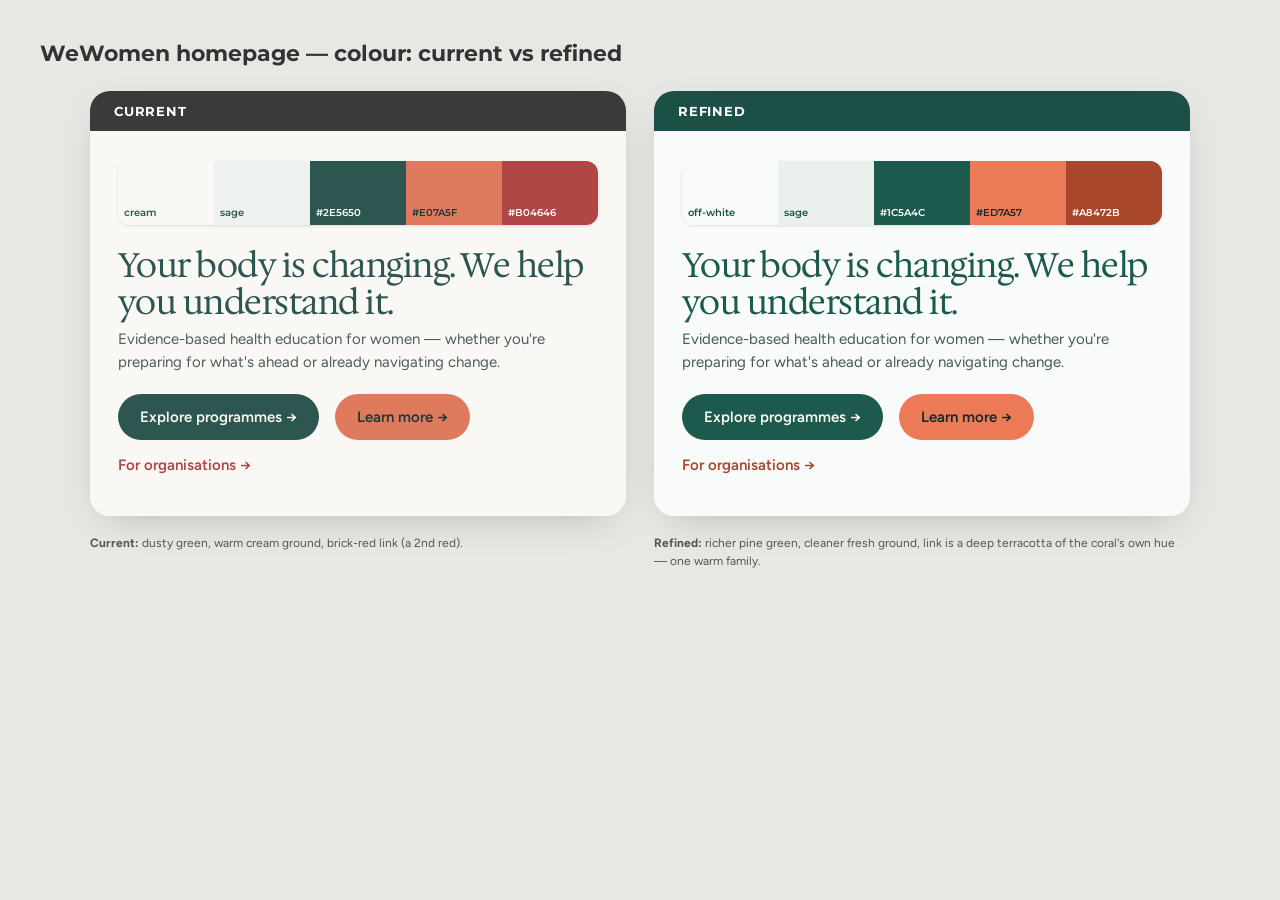
<file: palette-compare.html>
<!doctype html>
<html lang="en"><head><meta charset="utf-8"><meta name="viewport" content="width=device-width,initial-scale=1">
<title>WeWomen — palette: current vs refined</title>
<link rel="preconnect" href="https://fonts.googleapis.com"><link rel="preconnect" href="https://fonts.gstatic.com" crossorigin>
<link href="https://fonts.googleapis.com/css2?family=Figtree:wght@400;500;600;700&family=Hedvig+Letters+Serif&family=Montserrat:wght@400;500;600;700&display=swap" rel="stylesheet">
<style>
*{box-sizing:border-box;margin:0}
body{font-family:Figtree,sans-serif;background:#e7e7e4;padding:40px;color:#222}
h1.title{font-family:Montserrat;font-weight:700;font-size:22px;margin-bottom:24px;color:#333}
.cols{display:grid;grid-template-columns:1fr 1fr;gap:28px;max-width:1100px;margin:0 auto}
.panel{border-radius:20px;overflow:hidden;box-shadow:0 12px 40px -16px rgba(0,0,0,.25)}
.tag{font-family:Montserrat;font-weight:700;font-size:13px;letter-spacing:.06em;text-transform:uppercase;padding:12px 24px}
.tag.cur{background:#3a3a3a;color:#fff}
.tag.new{background:#1c5046;color:#fff}
.body{padding:30px 28px 34px}
.sw-row{display:flex;gap:0;border-radius:12px;overflow:hidden;margin-bottom:22px;box-shadow:0 1px 3px rgba(0,0,0,.12)}
.sw{flex:1;height:64px;display:flex;align-items:flex-end;padding:6px;font-size:10px;font-family:Montserrat;font-weight:600}
h2.h{font-family:'Hedvig Letters Serif';font-weight:400;font-size:34px;line-height:1.1;letter-spacing:-.015em;margin-bottom:6px}
.u{position:relative;white-space:nowrap}
.u::after{content:"";position:absolute;left:-.04em;right:-.04em;bottom:.08em;height:.34em;border-radius:4px;z-index:-1}
p.lede{font-size:15px;line-height:1.55;margin-bottom:20px}
.btns{display:flex;align-items:center;gap:16px;flex-wrap:wrap;margin-bottom:8px}
.btn{display:inline-flex;align-items:center;gap:8px;min-height:46px;padding:12px 22px;border-radius:100px;font-weight:600;font-size:15px}
.link{font-weight:600;font-size:15px}
.note{font-size:11px;font-family:Montserrat;color:#777;margin-top:4px}

/* CURRENT */
.cur-body{background:#faf8f4}
.cur-body h2{color:#2e5650}.cur-body .u::after{background:#e07a5f;opacity:.42}
.cur-body p{color:#4d5b5e}
.cur-body .b-primary{background:#2e5650;color:#faf8f4}
.cur-body .b-warm{background:#e07a5f;color:#1c3a34}
.cur-body .link{color:#b04646}
/* REFINED */
.new-body{background:#f8fbf9}
.new-body h2{color:#1b5a4c}.new-body .u::after{background:#ed7a57;opacity:.5}
.new-body p{color:#45585a}
.new-body .b-primary{background:#1b5a4c;color:#faf9f6}
.new-body .b-warm{background:#ed7a57;color:#0f2d27}
.new-body .link{color:#a8472b}
.cap{max-width:1100px;margin:18px auto 0;font-size:12px;color:#555;display:grid;grid-template-columns:1fr 1fr;gap:28px}
.cap div{line-height:1.5}
</style></head>
<body>
<h1 class="title">WeWomen homepage — colour: current vs refined</h1>
<div class="cols">
  <div class="panel">
    <div class="tag cur">Current</div>
    <div class="body cur-body">
      <div class="sw-row">
        <div class="sw" style="background:#faf8f4;color:#2e5650">cream</div>
        <div class="sw" style="background:#eef2ef;color:#2e5650">sage</div>
        <div class="sw" style="background:#2e5650;color:#fff">#2E5650</div>
        <div class="sw" style="background:#e07a5f;color:#1c3a34">#E07A5F</div>
        <div class="sw" style="background:#b04646;color:#fff">#B04646</div>
      </div>
      <h2 class="h">Your body is changing. We help you <span class="u">understand it.</span></h2>
      <p class="lede">Evidence-based health education for women — whether you're preparing for what's ahead or already navigating change.</p>
      <div class="btns">
        <span class="btn b-primary">Explore programmes →</span>
        <span class="btn b-warm">Learn more →</span>
        <span class="link">For organisations →</span>
      </div>
    </div>
  </div>

  <div class="panel">
    <div class="tag new">Refined</div>
    <div class="body new-body">
      <div class="sw-row">
        <div class="sw" style="background:#f8fbf9;color:#1c5046">off-white</div>
        <div class="sw" style="background:#eaf1ed;color:#1c5046">sage</div>
        <div class="sw" style="background:#1b5a4c;color:#fff">#1C5A4C</div>
        <div class="sw" style="background:#ed7a57;color:#0f2d27">#ED7A57</div>
        <div class="sw" style="background:#a8472b;color:#fff">#A8472B</div>
      </div>
      <h2 class="h">Your body is changing. We help you <span class="u">understand it.</span></h2>
      <p class="lede">Evidence-based health education for women — whether you're preparing for what's ahead or already navigating change.</p>
      <div class="btns">
        <span class="btn b-primary">Explore programmes →</span>
        <span class="btn b-warm">Learn more →</span>
        <span class="link">For organisations →</span>
      </div>
    </div>
  </div>
</div>
<div class="cap">
  <div><b>Current:</b> dusty green, warm cream ground, brick-red link (a 2nd red).</div>
  <div><b>Refined:</b> richer pine green, cleaner fresh ground, link is a deep terracotta of the coral's own hue — one warm family.</div>
</div>
</body></html>
</file>
